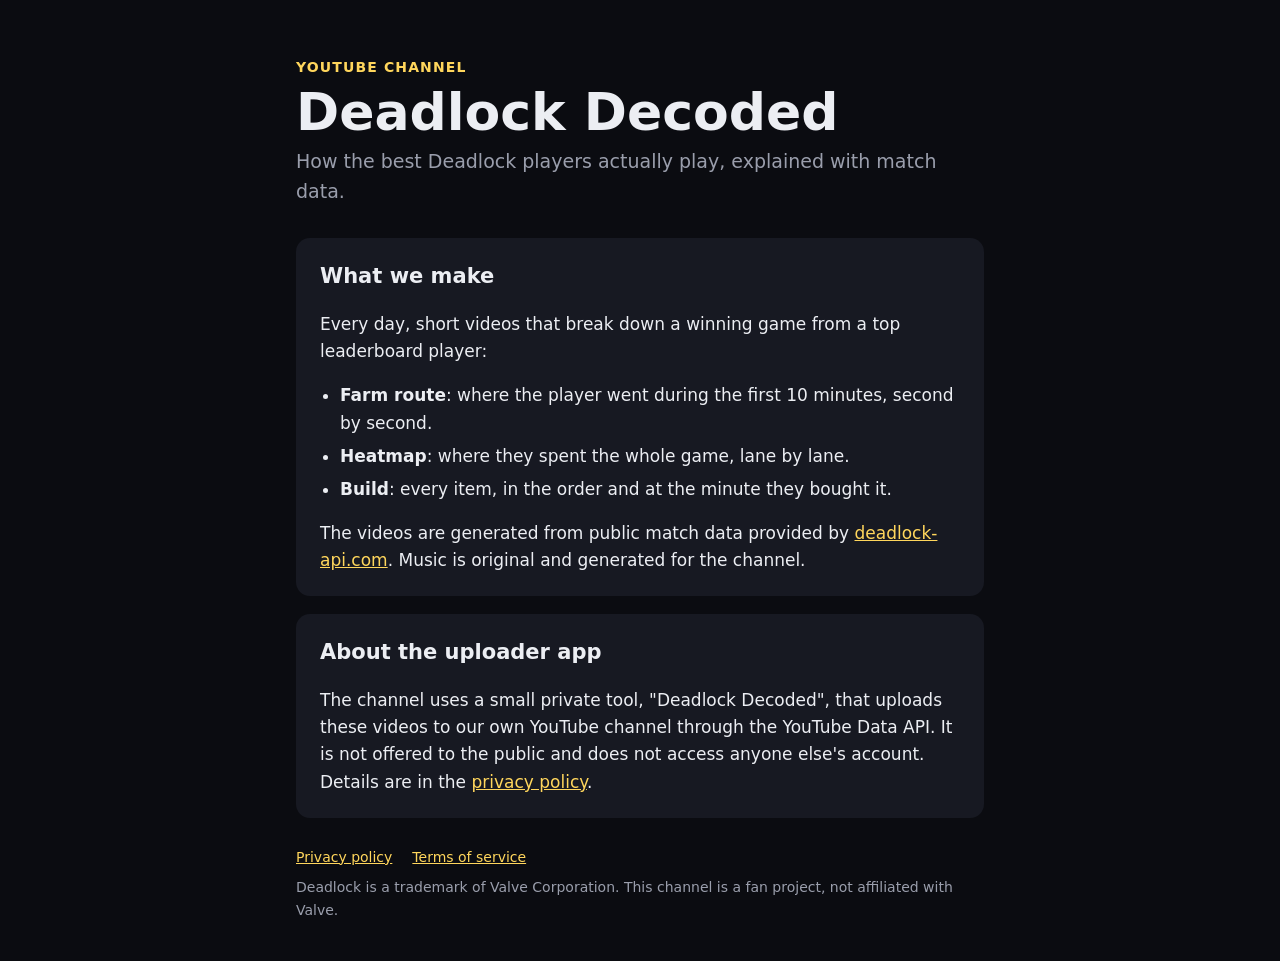
<file: index.html>
<!doctype html>
<html lang="en">
<head>
<meta charset="utf-8">
<meta name="viewport" content="width=device-width, initial-scale=1">
<title>Deadlock Decoded</title>
<meta name="description" content="Daily YouTube Shorts breaking down how the best Deadlock players play: farm routes, heatmaps and builds.">
<link rel="stylesheet" href="style.css">
</head>
<body>
<main>
  <p class="kicker">YouTube channel</p>
  <h1>Deadlock Decoded</h1>
  <p class="lead">How the best Deadlock players actually play, explained with match data.</p>

  <section>
    <h2>What we make</h2>
    <p>Every day, short videos that break down a winning game from a top leaderboard player:</p>
    <ul>
      <li><strong>Farm route</strong>: where the player went during the first 10 minutes, second by second.</li>
      <li><strong>Heatmap</strong>: where they spent the whole game, lane by lane.</li>
      <li><strong>Build</strong>: every item, in the order and at the minute they bought it.</li>
    </ul>
    <p>The videos are generated from public match data provided by
      <a href="https://deadlock-api.com">deadlock-api.com</a>. Music is original and generated for the channel.</p>
  </section>

  <section>
    <h2>About the uploader app</h2>
    <p>The channel uses a small private tool, "Deadlock Decoded", that uploads these videos to our own YouTube
      channel through the YouTube Data API. It is not offered to the public and does not access anyone else's account.
      Details are in the <a href="privacy.html">privacy policy</a>.</p>
  </section>

  <footer>
    <a href="privacy.html">Privacy policy</a>
    <a href="terms.html">Terms of service</a>
    <span>Deadlock is a trademark of Valve Corporation. This channel is a fan project, not affiliated with Valve.</span>
  </footer>
</main>
</body>
</html>
</file>
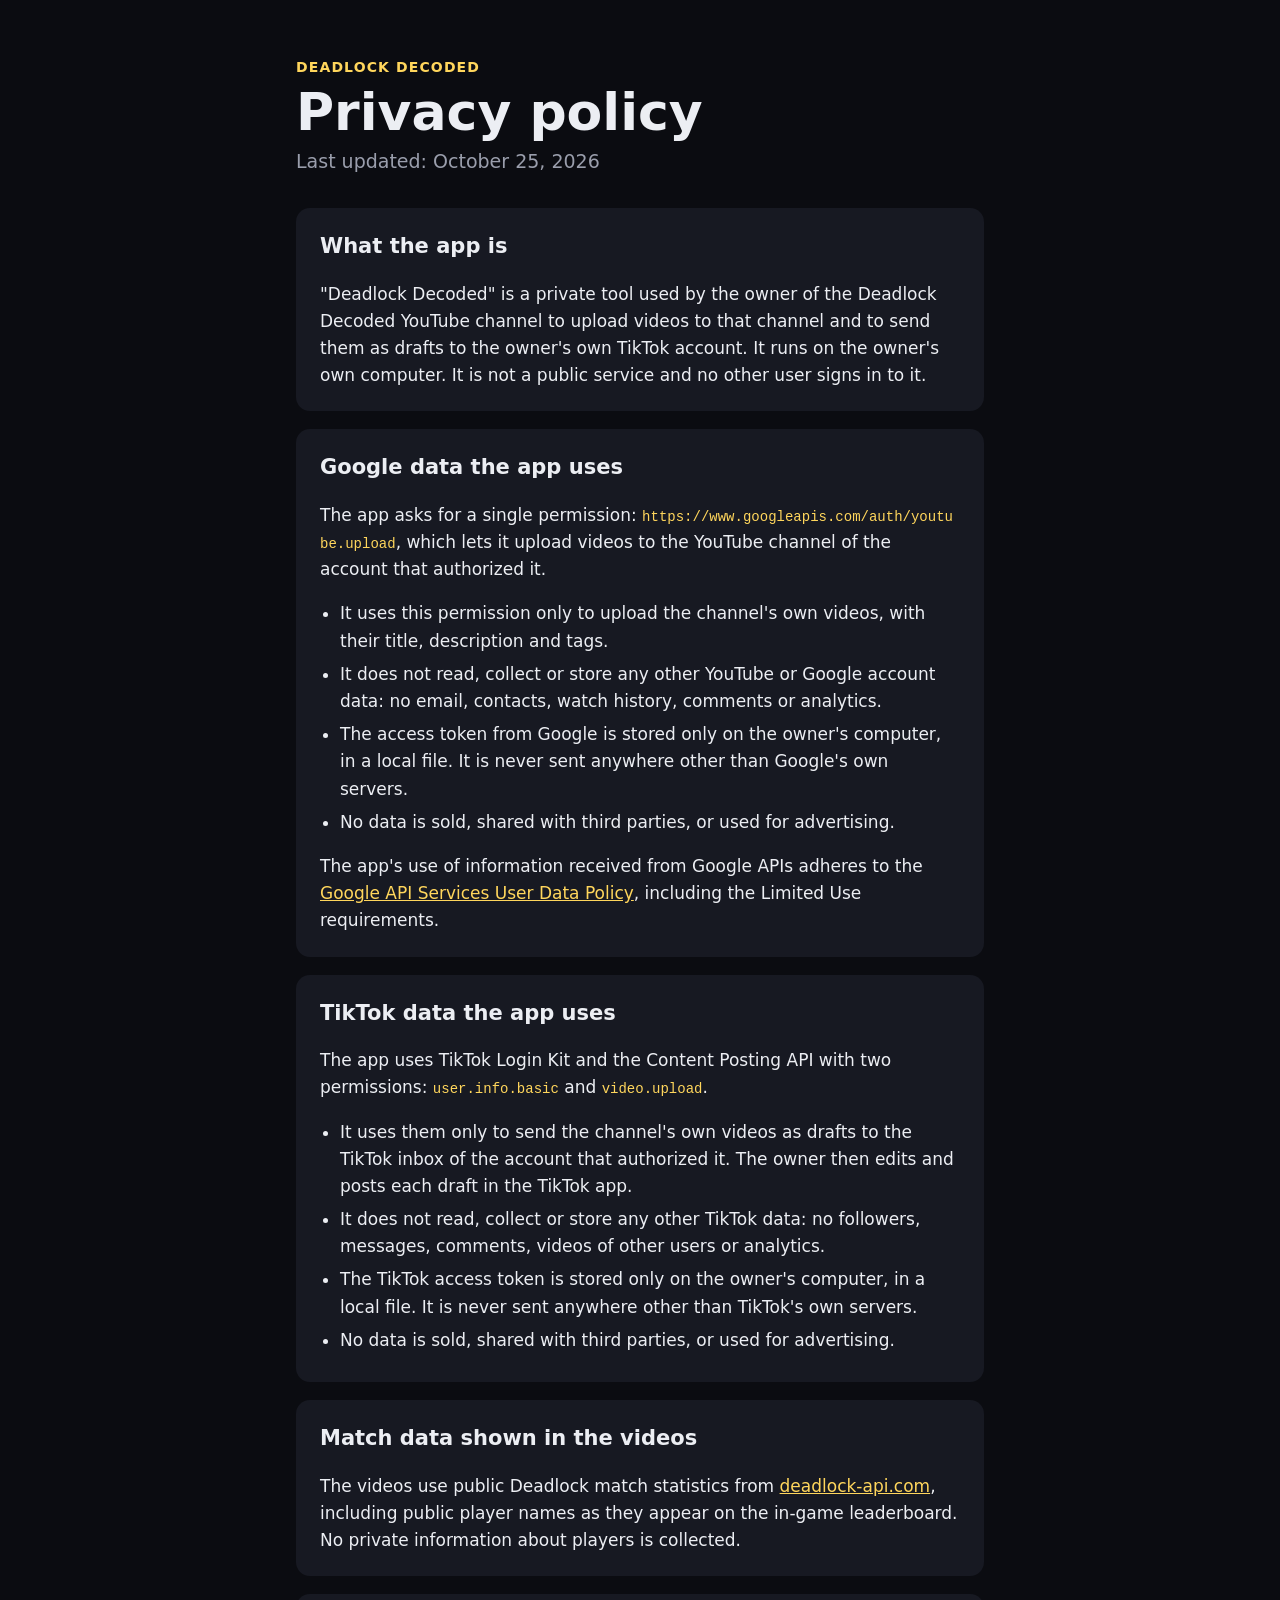
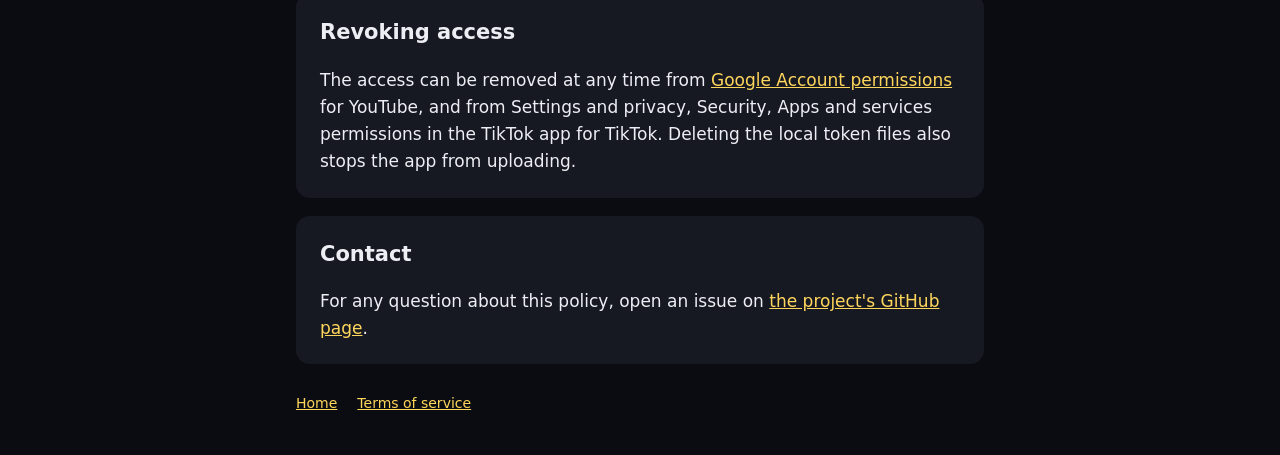
<file: privacy.html>
<!doctype html>
<html lang="en">
<head>
<meta charset="utf-8">
<meta name="viewport" content="width=device-width, initial-scale=1">
<title>Privacy Policy · Deadlock Decoded</title>
<link rel="stylesheet" href="style.css">
</head>
<body>
<main>
  <p class="kicker"><a href="index.html">Deadlock Decoded</a></p>
  <h1>Privacy policy</h1>
  <p class="lead">Last updated: October 25, 2026</p>

  <section>
    <h2>What the app is</h2>
    <p>"Deadlock Decoded" is a private tool used by the owner of the Deadlock Decoded YouTube channel to upload
      videos to that channel and to send them as drafts to the owner's own TikTok account. It runs on the owner's
      own computer. It is not a public service and no other user
      signs in to it.</p>
  </section>

  <section>
    <h2>Google data the app uses</h2>
    <p>The app asks for a single permission: <code>https://www.googleapis.com/auth/youtube.upload</code>,
      which lets it upload videos to the YouTube channel of the account that authorized it.</p>
    <ul>
      <li>It uses this permission only to upload the channel's own videos, with their title, description and tags.</li>
      <li>It does not read, collect or store any other YouTube or Google account data: no email, contacts, watch
        history, comments or analytics.</li>
      <li>The access token from Google is stored only on the owner's computer, in a local file. It is never sent
        anywhere other than Google's own servers.</li>
      <li>No data is sold, shared with third parties, or used for advertising.</li>
    </ul>
    <p>The app's use of information received from Google APIs adheres to the
      <a href="https://developers.google.com/terms/api-services-user-data-policy">Google API Services User Data Policy</a>,
      including the Limited Use requirements.</p>
  </section>

  <section>
    <h2>TikTok data the app uses</h2>
    <p>The app uses TikTok Login Kit and the Content Posting API with two permissions: <code>user.info.basic</code>
      and <code>video.upload</code>.</p>
    <ul>
      <li>It uses them only to send the channel's own videos as drafts to the TikTok inbox of the account that
        authorized it. The owner then edits and posts each draft in the TikTok app.</li>
      <li>It does not read, collect or store any other TikTok data: no followers, messages, comments, videos of
        other users or analytics.</li>
      <li>The TikTok access token is stored only on the owner's computer, in a local file. It is never sent
        anywhere other than TikTok's own servers.</li>
      <li>No data is sold, shared with third parties, or used for advertising.</li>
    </ul>
  </section>

  <section>
    <h2>Match data shown in the videos</h2>
    <p>The videos use public Deadlock match statistics from <a href="https://deadlock-api.com">deadlock-api.com</a>,
      including public player names as they appear on the in-game leaderboard. No private information about players
      is collected.</p>
  </section>

  <section>
    <h2>Revoking access</h2>
    <p>The access can be removed at any time from
      <a href="https://myaccount.google.com/permissions">Google Account permissions</a> for YouTube, and from
      Settings and privacy, Security, Apps and services permissions in the TikTok app for TikTok.
      Deleting the local token files also stops the app from uploading.</p>
  </section>

  <section>
    <h2>Contact</h2>
    <p>For any question about this policy, open an issue on
      <a href="https://github.com/TanguyCarpentier/deadlock-decoded/issues">the project's GitHub page</a>.</p>
  </section>

  <footer>
    <a href="index.html">Home</a>
    <a href="terms.html">Terms of service</a>
  </footer>
</main>
</body>
</html>
</file>
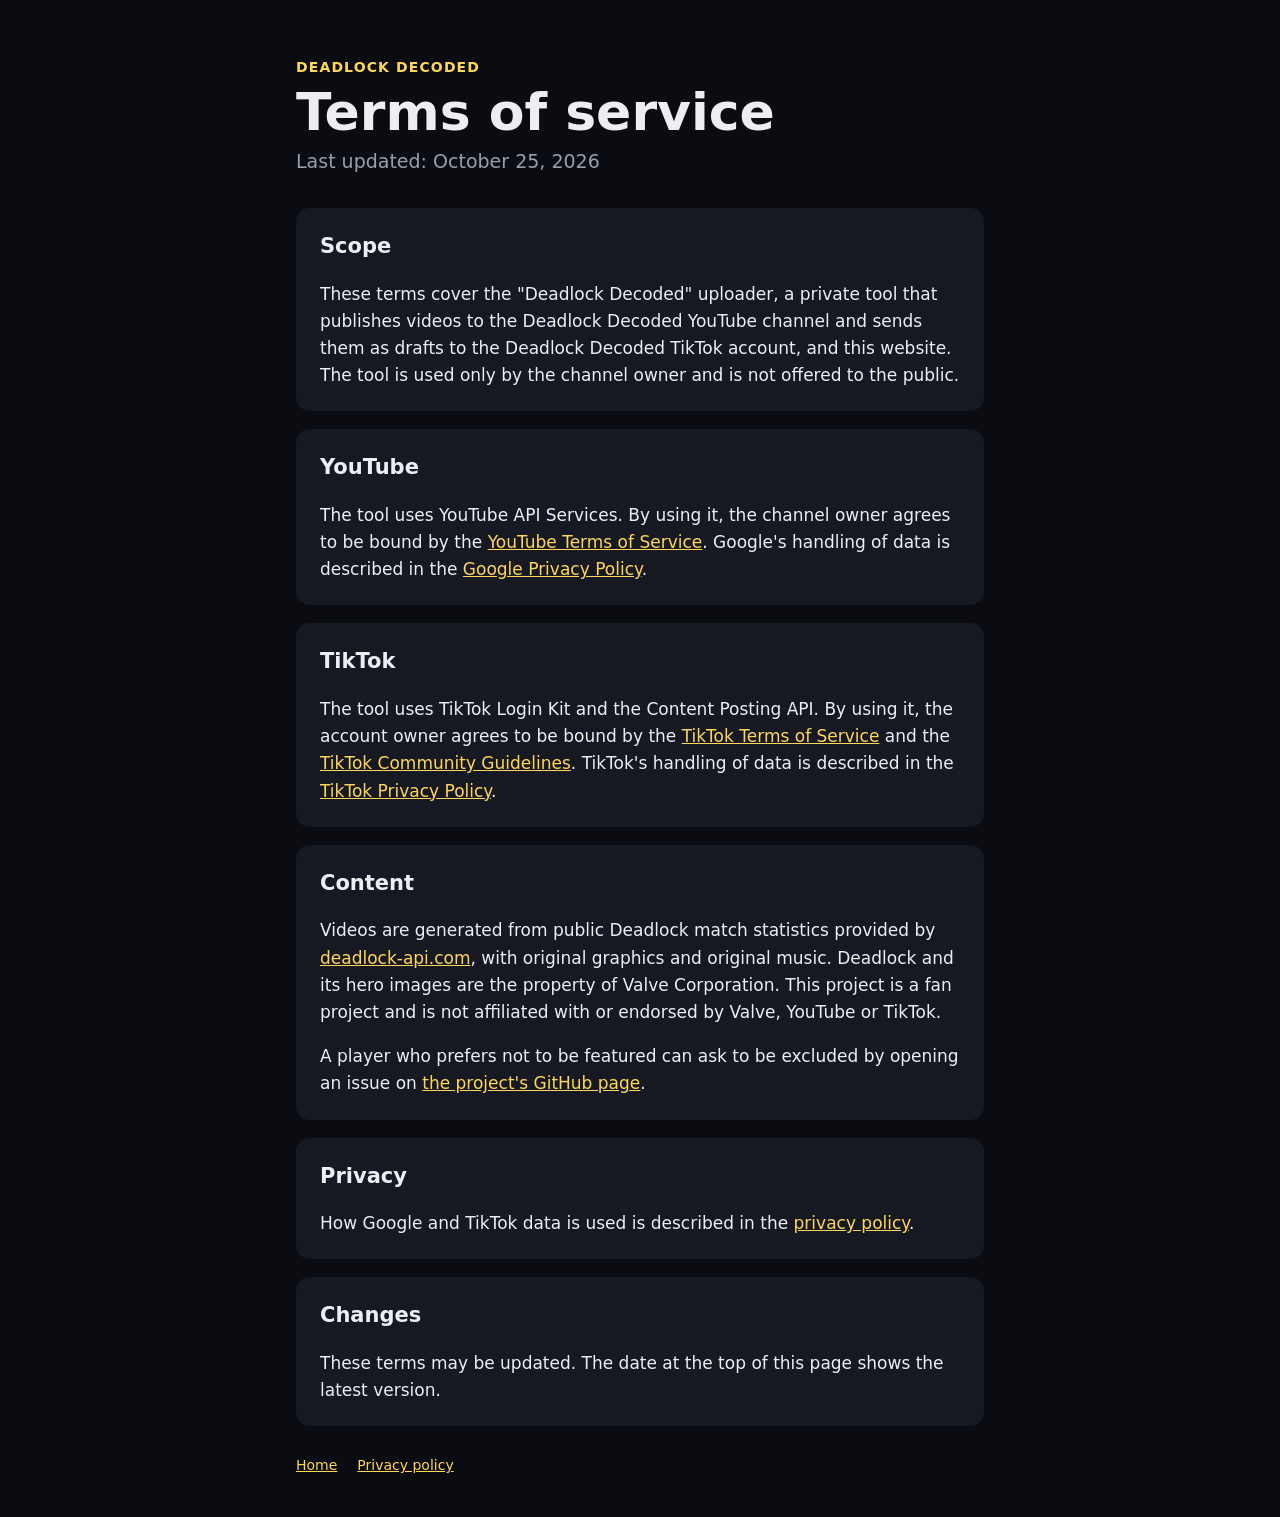
<file: terms.html>
<!doctype html>
<html lang="en">
<head>
<meta charset="utf-8">
<meta name="viewport" content="width=device-width, initial-scale=1">
<title>Terms of Service · Deadlock Decoded</title>
<link rel="stylesheet" href="style.css">
</head>
<body>
<main>
  <p class="kicker"><a href="index.html">Deadlock Decoded</a></p>
  <h1>Terms of service</h1>
  <p class="lead">Last updated: October 25, 2026</p>

  <section>
    <h2>Scope</h2>
    <p>These terms cover the "Deadlock Decoded" uploader, a private tool that publishes videos to the Deadlock
      Decoded YouTube channel and sends them as drafts to the Deadlock Decoded TikTok account, and this website. The tool is used only by the channel owner and is not offered
      to the public.</p>
  </section>

  <section>
    <h2>YouTube</h2>
    <p>The tool uses YouTube API Services. By using it, the channel owner agrees to be bound by the
      <a href="https://www.youtube.com/t/terms">YouTube Terms of Service</a>. Google's handling of data is
      described in the <a href="https://policies.google.com/privacy">Google Privacy Policy</a>.</p>
  </section>

  <section>
    <h2>TikTok</h2>
    <p>The tool uses TikTok Login Kit and the Content Posting API. By using it, the account owner agrees to be bound
      by the <a href="https://www.tiktok.com/legal/terms-of-service">TikTok Terms of Service</a> and the
      <a href="https://www.tiktok.com/community-guidelines">TikTok Community Guidelines</a>. TikTok's handling of
      data is described in the <a href="https://www.tiktok.com/legal/privacy-policy">TikTok Privacy Policy</a>.</p>
  </section>

  <section>
    <h2>Content</h2>
    <p>Videos are generated from public Deadlock match statistics provided by
      <a href="https://deadlock-api.com">deadlock-api.com</a>, with original graphics and original music.
      Deadlock and its hero images are the property of Valve Corporation. This project is a fan project and is
      not affiliated with or endorsed by Valve, YouTube or TikTok.</p>
    <p>A player who prefers not to be featured can ask to be excluded by opening an issue on
      <a href="https://github.com/TanguyCarpentier/deadlock-decoded/issues">the project's GitHub page</a>.</p>
  </section>

  <section>
    <h2>Privacy</h2>
    <p>How Google and TikTok data is used is described in the <a href="privacy.html">privacy policy</a>.</p>
  </section>

  <section>
    <h2>Changes</h2>
    <p>These terms may be updated. The date at the top of this page shows the latest version.</p>
  </section>

  <footer>
    <a href="index.html">Home</a>
    <a href="privacy.html">Privacy policy</a>
  </footer>
</main>
</body>
</html>
</file>
<file: style.css>
:root {
  --bg: #0b0c11;
  --panel: #171922;
  --text: #eceef3;
  --muted: #9a9eac;
  --accent: #ffd65c;
}

* { box-sizing: border-box; }

body {
  margin: 0;
  background: var(--bg);
  color: var(--text);
  font: 17px/1.6 system-ui, -apple-system, "Segoe UI", Roboto, sans-serif;
}

main {
  max-width: 720px;
  margin: 0 auto;
  padding: 56px 16px 40px;
}

.kicker {
  margin: 0;
  color: var(--accent);
  font-size: 14px;
  font-weight: 600;
  letter-spacing: 0.08em;
  text-transform: uppercase;
}

h1 { margin: 6px 0 4px; font-size: clamp(34px, 7vw, 52px); line-height: 1.1; }
h2 { margin: 0 0 8px; font-size: 21px; }
.lead { margin: 0 0 32px; color: var(--muted); font-size: 19px; }

section {
  background: var(--panel);
  border-radius: 14px;
  padding: 22px 24px;
  margin-bottom: 18px;
}

section p:last-child, section ul:last-child { margin-bottom: 0; }
ul { padding-left: 20px; }
li { margin-bottom: 6px; }
a { color: var(--accent); }
.kicker a { color: inherit; text-decoration: none; }
code { font-size: 14px; word-break: break-all; color: var(--accent); }

footer {
  display: flex;
  flex-wrap: wrap;
  gap: 8px 20px;
  margin-top: 28px;
  color: var(--muted);
  font-size: 14px;
}
</file>
